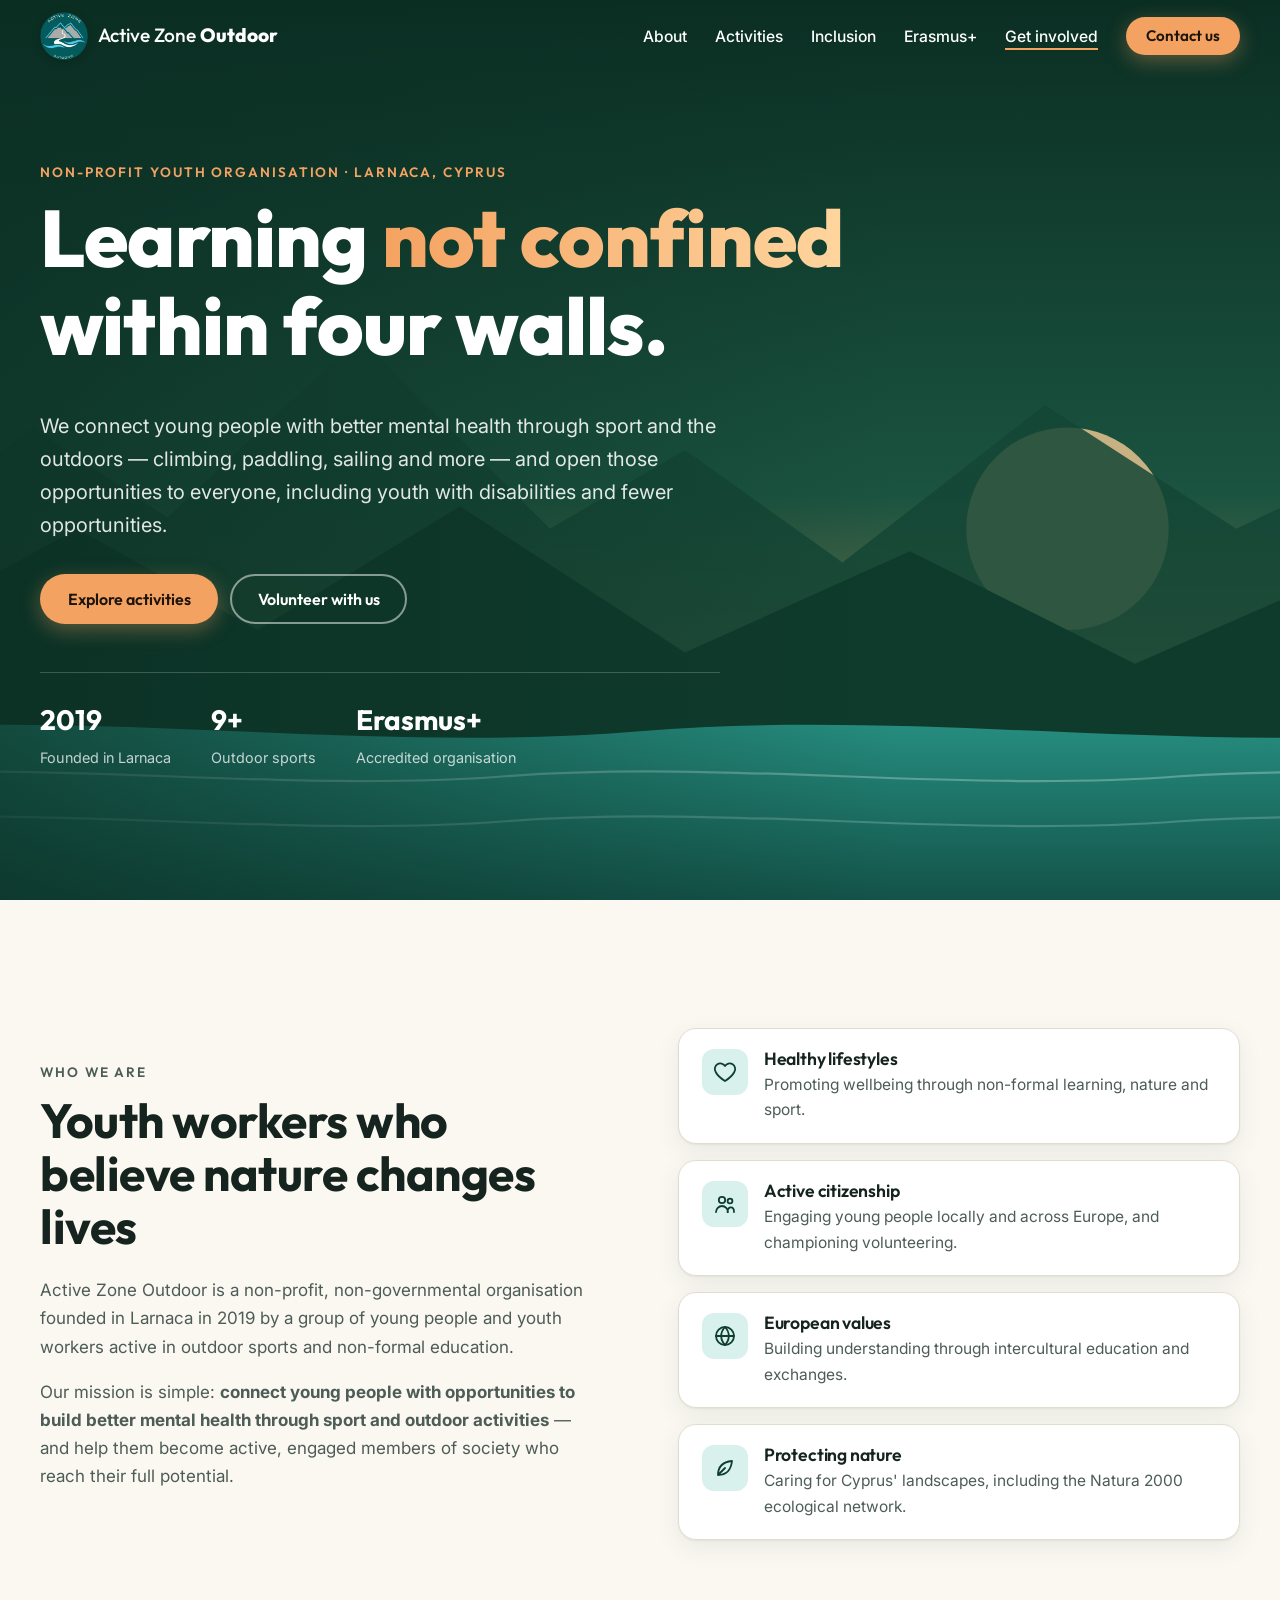
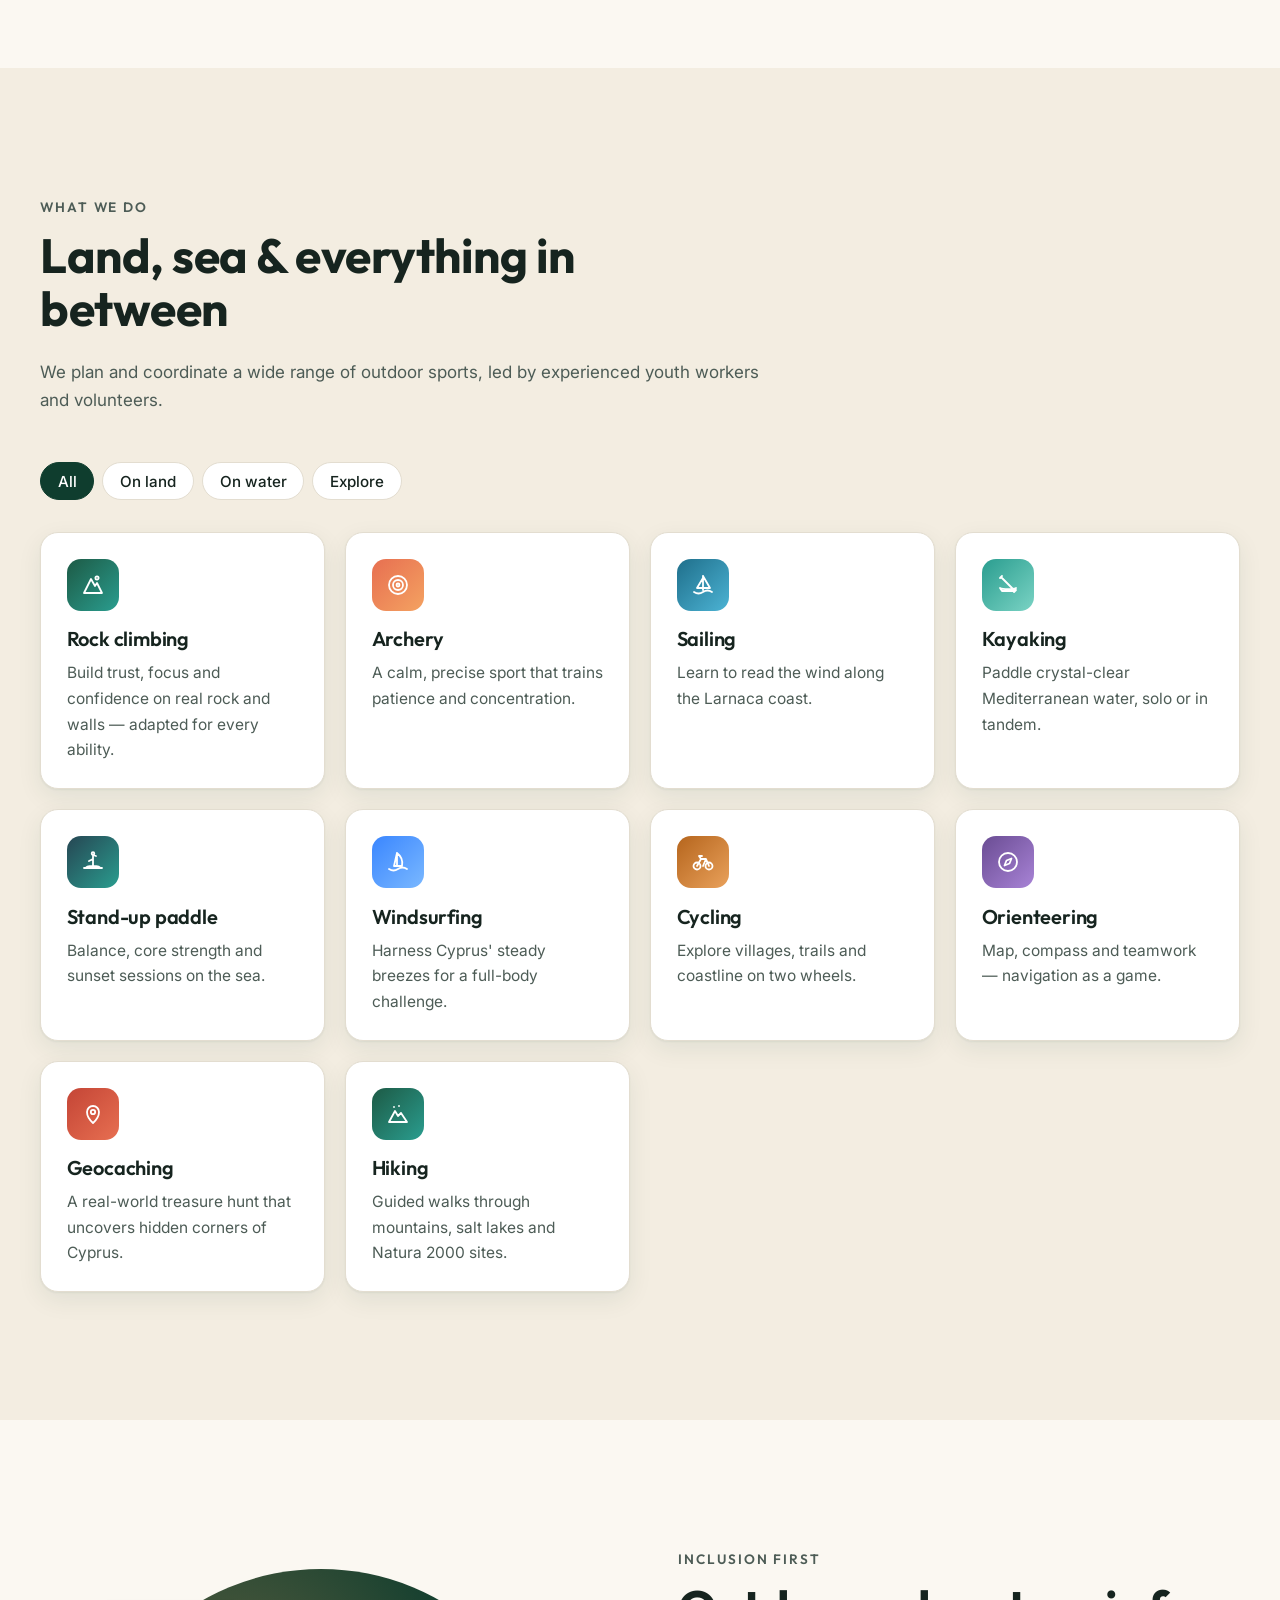
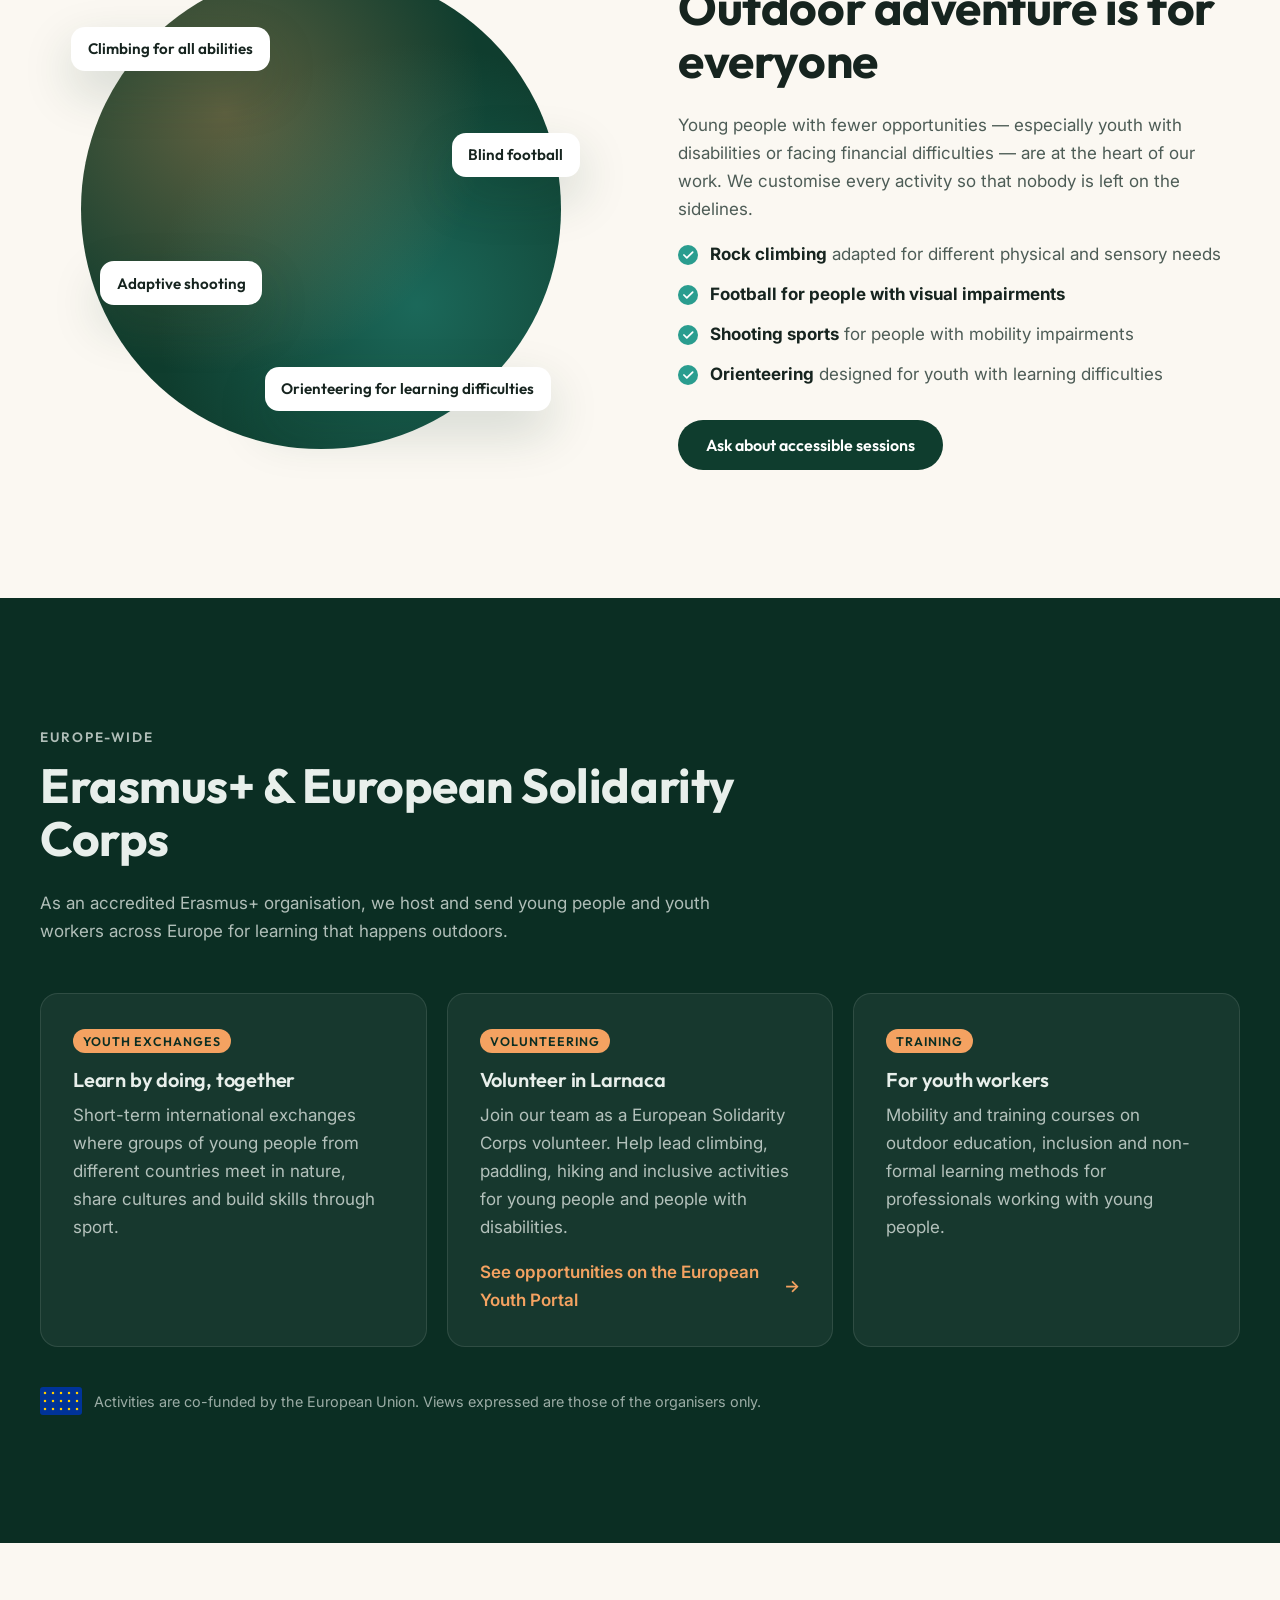
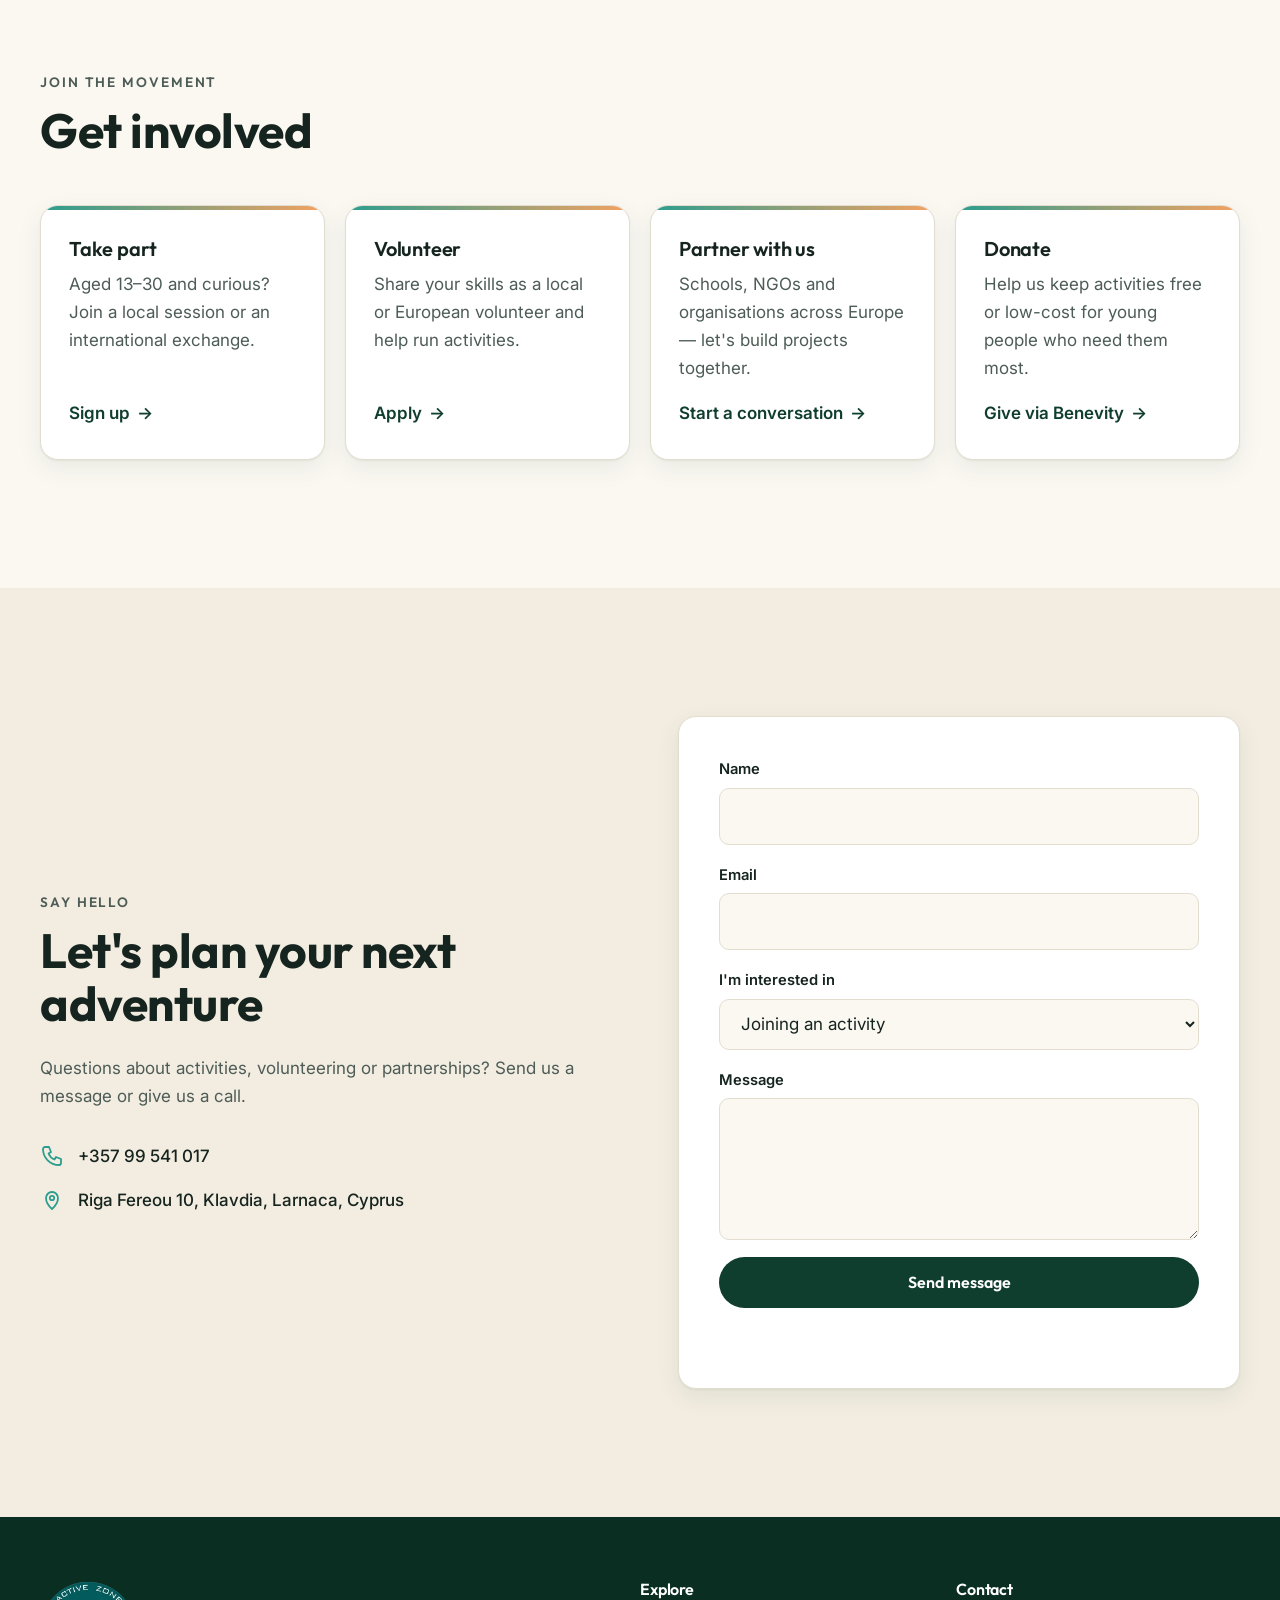
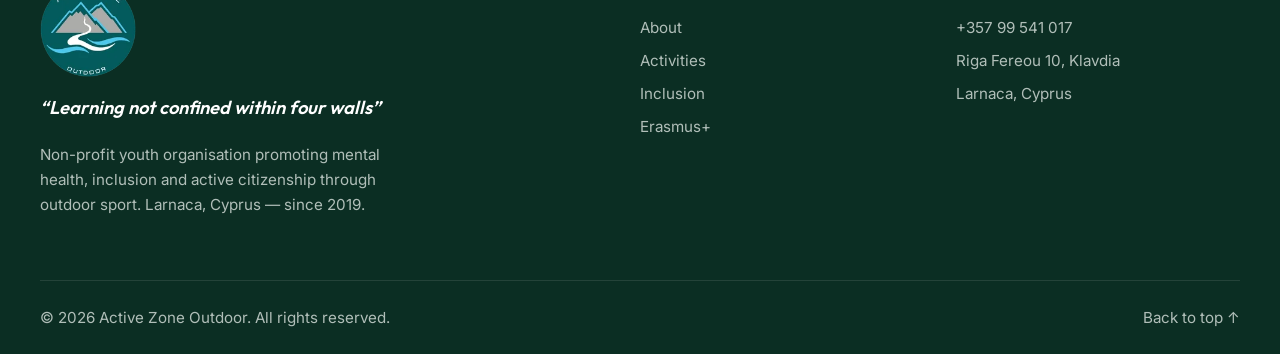
<file: index.html>
<!doctype html>
<html lang="en">
<head>
  <meta charset="utf-8">
  <meta name="viewport" content="width=device-width, initial-scale=1">
  <title>Active Zone Outdoor — Learning not confined within four walls</title>
  <meta name="description" content="Active Zone Outdoor is a non-profit youth organisation in Larnaca, Cyprus, connecting young people with better mental health through inclusive outdoor sports, Erasmus+ youth exchanges and volunteering.">
  <meta name="theme-color" content="#0f3d2e">
  <link rel="icon" href="assets/img/favicon.svg" type="image/svg+xml">
  <link rel="apple-touch-icon" href="assets/img/apple-touch-icon.png">

  <meta property="og:type" content="website">
  <meta property="og:title" content="Active Zone Outdoor — Learning not confined within four walls">
  <meta property="og:description" content="Inclusive outdoor sports, Erasmus+ youth exchanges and volunteering in Larnaca, Cyprus.">
  <meta property="og:url" content="https://www.activezoneoutdoor.cy/">
  <meta property="og:image" content="https://www.activezoneoutdoor.cy/assets/img/logo-official-512.png">

  <link rel="preconnect" href="https://fonts.googleapis.com">
  <link rel="preconnect" href="https://fonts.gstatic.com" crossorigin>
  <link href="https://fonts.googleapis.com/css2?family=Outfit:wght@500;600;700;800&family=Inter:wght@400;500;600&display=swap" rel="stylesheet">
  <link rel="stylesheet" href="assets/css/styles.css">

  <script type="application/ld+json">
  {
    "@context": "https://schema.org",
    "@type": "NGO",
    "name": "Active Zone Outdoor",
    "url": "https://www.activezoneoutdoor.cy/",
    "logo": "https://www.activezoneoutdoor.cy/assets/img/logo-official-512.png",
    "slogan": "Learning not confined within four walls",
    "foundingDate": "2019",
    "telephone": "+35799541017",
    "address": {
      "@type": "PostalAddress",
      "streetAddress": "Riga Fereou 10",
      "addressLocality": "Klavdia, Larnaca",
      "addressCountry": "CY"
    }
  }
  </script>
</head>
<body>
  <a class="skip-link" href="#main">Skip to content</a>

  <!-- ============ HEADER ============ -->
  <header class="site-header" id="top">
    <div class="container nav-wrap">
      <a class="brand" href="#top" aria-label="Active Zone Outdoor home">
        <picture>
          <source srcset="assets/img/logo-official-160.webp" type="image/webp">
          <img class="brand-logo" src="assets/img/logo-official-160.png" alt="" width="48" height="48">
        </picture>
        <span>Active Zone <strong>Outdoor</strong></span>
      </a>

      <button class="nav-toggle" aria-expanded="false" aria-controls="site-nav" aria-label="Open menu">
        <span></span><span></span><span></span>
      </button>

      <nav id="site-nav" class="site-nav" aria-label="Main">
        <ul>
          <li><a href="#about">About</a></li>
          <li><a href="#activities">Activities</a></li>
          <li><a href="#inclusion">Inclusion</a></li>
          <li><a href="#erasmus">Erasmus+</a></li>
          <li><a href="#involved">Get involved</a></li>
          <li><a class="btn btn-sm btn-accent" href="#contact">Contact us</a></li>
        </ul>
      </nav>
    </div>
  </header>

  <main id="main">
    <!-- ============ HERO ============ -->
    <section class="hero">
      <div class="hero-bg" aria-hidden="true">
        <svg class="hero-scene" viewBox="0 0 1440 800" preserveAspectRatio="xMidYMax slice">
          <defs>
            <linearGradient id="sky" x1="0" y1="0" x2="0" y2="1">
              <stop offset="0" stop-color="#0b2e23"/>
              <stop offset=".55" stop-color="#1d5a45"/>
              <stop offset="1" stop-color="#f4a261"/>
            </linearGradient>
            <linearGradient id="sea" x1="0" y1="0" x2="0" y2="1">
              <stop offset="0" stop-color="#2a9d8f"/>
              <stop offset="1" stop-color="#15594f"/>
            </linearGradient>
          </defs>
          <rect width="1440" height="800" fill="url(#sky)"/>
          <circle cx="1100" cy="470" r="90" fill="#ffd59e" opacity=".9"/>
          <path d="M0 520 L180 380 L300 460 L470 300 L640 470 L760 400 L900 500 L1080 360 L1250 470 L1440 380 L1440 800 L0 800Z" fill="#164a39" opacity=".85"/>
          <path d="M0 590 L220 470 L380 560 L560 450 L760 580 L960 490 L1160 590 L1320 520 L1440 560 L1440 800 L0 800Z" fill="#0f3d2e"/>
          <path d="M0 650 C240 630 480 670 720 650 C960 630 1200 670 1440 650 L1440 800 L0 800Z" fill="url(#sea)"/>
          <path class="wave" d="M0 690 C200 675 400 705 600 690 C800 675 1000 705 1200 690 C1320 682 1400 690 1440 695" stroke="#bfe9e2" stroke-width="2" fill="none" opacity=".45"/>
          <path class="wave wave-2" d="M0 730 C200 715 400 745 600 730 C800 715 1000 745 1200 730 C1320 722 1400 730 1440 735" stroke="#bfe9e2" stroke-width="2" fill="none" opacity=".3"/>
        </svg>
      </div>

      <div class="container hero-content">
        <p class="eyebrow">Non-profit youth organisation · Larnaca, Cyprus</p>
        <h1>Learning <span class="hl">not confined</span> within four walls.</h1>
        <p class="lead">We connect young people with better mental health through sport and the outdoors — climbing, paddling, sailing and more — and open those opportunities to everyone, including youth with disabilities and fewer opportunities.</p>
        <div class="hero-cta">
          <a class="btn btn-accent" href="#activities">Explore activities</a>
          <a class="btn btn-ghost" href="#involved">Volunteer with us</a>
        </div>
        <ul class="hero-stats" aria-label="At a glance">
          <li><strong>2019</strong><span>Founded in Larnaca</span></li>
          <li><strong>9+</strong><span>Outdoor sports</span></li>
          <li><strong>Erasmus+</strong><span>Accredited organisation</span></li>
        </ul>
      </div>
    </section>

    <!-- ============ ABOUT ============ -->
    <section class="section" id="about">
      <div class="container split">
        <div class="reveal">
          <p class="eyebrow">Who we are</p>
          <h2>Youth workers who believe nature changes lives</h2>
          <p>Active Zone Outdoor is a non-profit, non-governmental organisation founded in Larnaca in 2019 by a group of young people and youth workers active in outdoor sports and non-formal education.</p>
          <p>Our mission is simple: <strong>connect young people with opportunities to build better mental health through sport and outdoor activities</strong> — and help them become active, engaged members of society who reach their full potential.</p>
        </div>
        <ul class="goals reveal" aria-label="Our goals">
          <li>
            <span class="goal-icon" aria-hidden="true">
              <svg viewBox="0 0 24 24"><path d="M12 21s-7-4.4-9.3-9A5.3 5.3 0 0 1 12 6a5.3 5.3 0 0 1 9.3 6C19 16.6 12 21 12 21z"/></svg>
            </span>
            <div><h3>Healthy lifestyles</h3><p>Promoting wellbeing through non-formal learning, nature and sport.</p></div>
          </li>
          <li>
            <span class="goal-icon" aria-hidden="true">
              <svg viewBox="0 0 24 24"><circle cx="9" cy="8" r="3.2"/><circle cx="17" cy="9" r="2.4"/><path d="M3 20c0-3.3 2.7-6 6-6s6 2.7 6 6M14.5 20c.2-2.6 1.6-4.6 3.5-4.6 2 0 3 1.8 3 4.6"/></svg>
            </span>
            <div><h3>Active citizenship</h3><p>Engaging young people locally and across Europe, and championing volunteering.</p></div>
          </li>
          <li>
            <span class="goal-icon" aria-hidden="true">
              <svg viewBox="0 0 24 24"><circle cx="12" cy="12" r="9"/><path d="M3 12h18M12 3c2.5 2.7 3.8 5.7 3.8 9s-1.3 6.3-3.8 9c-2.5-2.7-3.8-5.7-3.8-9S9.5 5.7 12 3z"/></svg>
            </span>
            <div><h3>European values</h3><p>Building understanding through intercultural education and exchanges.</p></div>
          </li>
          <li>
            <span class="goal-icon" aria-hidden="true">
              <svg viewBox="0 0 24 24"><path d="M5 19c0-8 5-13 14-14-1 9-6 14-14 14zM5 19l7-7"/></svg>
            </span>
            <div><h3>Protecting nature</h3><p>Caring for Cyprus' landscapes, including the Natura 2000 ecological network.</p></div>
          </li>
        </ul>
      </div>
    </section>

    <!-- ============ ACTIVITIES ============ -->
    <section class="section section-tint" id="activities">
      <div class="container">
        <div class="section-head reveal">
          <p class="eyebrow">What we do</p>
          <h2>Land, sea &amp; everything in between</h2>
          <p>We plan and coordinate a wide range of outdoor sports, led by experienced youth workers and volunteers.</p>
        </div>

        <div class="filter" role="group" aria-label="Filter activities">
          <button class="chip is-active" data-filter="all" aria-pressed="true">All</button>
          <button class="chip" data-filter="land" aria-pressed="false">On land</button>
          <button class="chip" data-filter="water" aria-pressed="false">On water</button>
          <button class="chip" data-filter="explore" aria-pressed="false">Explore</button>
        </div>

        <ul class="cards" id="activity-grid">
          <li class="card reveal" data-cat="land">
            <span class="card-icon c1" aria-hidden="true"><svg viewBox="0 0 24 24"><path d="M3 20 10 6l4 7 2-3 5 10z"/><circle cx="16" cy="5" r="1.6"/></svg></span>
            <h3>Rock climbing</h3><p>Build trust, focus and confidence on real rock and walls — adapted for every ability.</p>
          </li>
          <li class="card reveal" data-cat="land">
            <span class="card-icon c2" aria-hidden="true"><svg viewBox="0 0 24 24"><circle cx="12" cy="12" r="9"/><circle cx="12" cy="12" r="5"/><circle cx="12" cy="12" r="1.5"/></svg></span>
            <h3>Archery</h3><p>A calm, precise sport that trains patience and concentration.</p>
          </li>
          <li class="card reveal" data-cat="water">
            <span class="card-icon c3" aria-hidden="true"><svg viewBox="0 0 24 24"><path d="M12 3v14M12 3l7 12h-7M12 5 6 15h6M3 19c3 2 6 2 9 0s6-2 9 0"/></svg></span>
            <h3>Sailing</h3><p>Learn to read the wind along the Larnaca coast.</p>
          </li>
          <li class="card reveal" data-cat="water">
            <span class="card-icon c4" aria-hidden="true"><svg viewBox="0 0 24 24"><path d="M4 15c3 1.5 13 1.5 16 0l-2 3H6zM5 4l14 14M4 5l2-2M18 19l2-2"/></svg></span>
            <h3>Kayaking</h3><p>Paddle crystal-clear Mediterranean water, solo or in tandem.</p>
          </li>
          <li class="card reveal" data-cat="water">
            <span class="card-icon c5" aria-hidden="true"><svg viewBox="0 0 24 24"><path d="M3 18h18M5 18c0-1 1-2 7-2s7 1 7 2M12 16V5M12 5l3 1M8 11l4-2"/><circle cx="12" cy="3.5" r="1.3"/></svg></span>
            <h3>Stand-up paddle</h3><p>Balance, core strength and sunset sessions on the sea.</p>
          </li>
          <li class="card reveal" data-cat="water">
            <span class="card-icon c6" aria-hidden="true"><svg viewBox="0 0 24 24"><path d="M11 3c4 3 6 8 5 13H8c1-4 2-9 3-13zM11 3v13M3 19c3 2 6 2 9 0s6-2 9 0"/></svg></span>
            <h3>Windsurfing</h3><p>Harness Cyprus' steady breezes for a full-body challenge.</p>
          </li>
          <li class="card reveal" data-cat="land">
            <span class="card-icon c7" aria-hidden="true"><svg viewBox="0 0 24 24"><circle cx="6" cy="16" r="3.5"/><circle cx="18" cy="16" r="3.5"/><path d="M6 16l4-7h5l3 7M10 9 8 6h3M15 9l-3 7"/></svg></span>
            <h3>Cycling</h3><p>Explore villages, trails and coastline on two wheels.</p>
          </li>
          <li class="card reveal" data-cat="explore">
            <span class="card-icon c8" aria-hidden="true"><svg viewBox="0 0 24 24"><circle cx="12" cy="12" r="9"/><path d="m15.5 8.5-2 5-5 2 2-5z"/></svg></span>
            <h3>Orienteering</h3><p>Map, compass and teamwork — navigation as a game.</p>
          </li>
          <li class="card reveal" data-cat="explore">
            <span class="card-icon c9" aria-hidden="true"><svg viewBox="0 0 24 24"><path d="M12 21s-6-5.4-6-11a6 6 0 0 1 12 0c0 5.6-6 11-6 11z"/><circle cx="12" cy="10" r="2.2"/></svg></span>
            <h3>Geocaching</h3><p>A real-world treasure hunt that uncovers hidden corners of Cyprus.</p>
          </li>
          <li class="card reveal" data-cat="explore">
            <span class="card-icon c1" aria-hidden="true"><svg viewBox="0 0 24 24"><path d="M3 20 9 9l3 5 3-3 6 9zM8 5h.01M13 4h.01"/></svg></span>
            <h3>Hiking</h3><p>Guided walks through mountains, salt lakes and Natura 2000 sites.</p>
          </li>
        </ul>
      </div>
    </section>

    <!-- ============ INCLUSION ============ -->
    <section class="section" id="inclusion">
      <div class="container split split-rev">
        <div class="inclusion-panel reveal" aria-hidden="true">
          <div class="bubble b1">Climbing for all abilities</div>
          <div class="bubble b2">Blind football</div>
          <div class="bubble b3">Adaptive shooting</div>
          <div class="bubble b4">Orienteering for learning difficulties</div>
        </div>
        <div class="reveal">
          <p class="eyebrow">Inclusion first</p>
          <h2>Outdoor adventure is for everyone</h2>
          <p>Young people with fewer opportunities — especially youth with disabilities or facing financial difficulties — are at the heart of our work. We customise every activity so that nobody is left on the sidelines.</p>
          <ul class="ticks">
            <li><strong>Rock climbing</strong> adapted for different physical and sensory needs</li>
            <li><strong>Football for people with visual impairments</strong></li>
            <li><strong>Shooting sports</strong> for people with mobility impairments</li>
            <li><strong>Orienteering</strong> designed for youth with learning difficulties</li>
          </ul>
          <a class="btn btn-primary" href="#contact">Ask about accessible sessions</a>
        </div>
      </div>
    </section>

    <!-- ============ ERASMUS+ ============ -->
    <section class="section section-dark" id="erasmus">
      <div class="container">
        <div class="section-head reveal">
          <p class="eyebrow">Europe-wide</p>
          <h2>Erasmus+ &amp; European Solidarity Corps</h2>
          <p>As an accredited Erasmus+ organisation, we host and send young people and youth workers across Europe for learning that happens outdoors.</p>
        </div>
        <div class="programs">
          <article class="program reveal">
            <span class="tag">Youth exchanges</span>
            <h3>Learn by doing, together</h3>
            <p>Short-term international exchanges where groups of young people from different countries meet in nature, share cultures and build skills through sport.</p>
          </article>
          <article class="program reveal">
            <span class="tag">Volunteering</span>
            <h3>Volunteer in Larnaca</h3>
            <p>Join our team as a European Solidarity Corps volunteer. Help lead climbing, paddling, hiking and inclusive activities for young people and people with disabilities.</p>
            <a class="link-arrow" href="https://youth.europa.eu/solidarity_en" target="_blank" rel="noopener">See opportunities on the European Youth Portal</a>
          </article>
          <article class="program reveal">
            <span class="tag">Training</span>
            <h3>For youth workers</h3>
            <p>Mobility and training courses on outdoor education, inclusion and non-formal learning methods for professionals working with young people.</p>
          </article>
        </div>
        <p class="eu-note reveal">
          <span class="eu-flag" aria-hidden="true"></span>
          Activities are co-funded by the European Union. Views expressed are those of the organisers only.
        </p>
      </div>
    </section>

    <!-- ============ GET INVOLVED ============ -->
    <section class="section" id="involved">
      <div class="container">
        <div class="section-head reveal">
          <p class="eyebrow">Join the movement</p>
          <h2>Get involved</h2>
        </div>
        <div class="involve">
          <a class="involve-card reveal" href="#contact" data-topic="Joining an activity">
            <h3>Take part</h3>
            <p>Aged 13–30 and curious? Join a local session or an international exchange.</p>
            <span class="link-arrow">Sign up</span>
          </a>
          <a class="involve-card reveal" href="#contact" data-topic="Volunteering">
            <h3>Volunteer</h3>
            <p>Share your skills as a local or European volunteer and help run activities.</p>
            <span class="link-arrow">Apply</span>
          </a>
          <a class="involve-card reveal" href="#contact" data-topic="Partnership">
            <h3>Partner with us</h3>
            <p>Schools, NGOs and organisations across Europe — let's build projects together.</p>
            <span class="link-arrow">Start a conversation</span>
          </a>
          <a class="involve-card reveal" href="https://causes.benevity.org/causes/196-5657120011010_9980" target="_blank" rel="noopener">
            <h3>Donate</h3>
            <p>Help us keep activities free or low-cost for young people who need them most.</p>
            <span class="link-arrow">Give via Benevity</span>
          </a>
        </div>
      </div>
    </section>

    <!-- ============ CONTACT ============ -->
    <section class="section section-tint" id="contact">
      <div class="container split">
        <div class="reveal">
          <p class="eyebrow">Say hello</p>
          <h2>Let's plan your next adventure</h2>
          <p>Questions about activities, volunteering or partnerships? Send us a message or give us a call.</p>
          <ul class="contact-list">
            <li>
              <svg viewBox="0 0 24 24" aria-hidden="true"><path d="M5 3h4l2 5-2.5 1.5a11 11 0 0 0 6 6L16 13l5 2v4a2 2 0 0 1-2 2A16 16 0 0 1 3 5a2 2 0 0 1 2-2z"/></svg>
              <a href="tel:+35799541017">+357 99 541 017</a>
            </li>
            <li>
              <svg viewBox="0 0 24 24" aria-hidden="true"><path d="M12 21s-6-5.4-6-11a6 6 0 0 1 12 0c0 5.6-6 11-6 11z"/><circle cx="12" cy="10" r="2.2"/></svg>
              <a href="https://www.google.com/maps/search/?api=1&amp;query=Riga+Fereou+10+Klavdia+Cyprus" target="_blank" rel="noopener">Riga Fereou 10, Klavdia, Larnaca, Cyprus</a>
            </li>
          </ul>
        </div>

        <form class="contact-form reveal" id="contact-form" novalidate>
          <div class="field">
            <label for="name">Name</label>
            <input id="name" name="name" autocomplete="name" required>
          </div>
          <div class="field">
            <label for="email">Email</label>
            <input id="email" name="email" type="email" autocomplete="email" required>
          </div>
          <div class="field">
            <label for="topic">I'm interested in</label>
            <select id="topic" name="topic">
              <option>Joining an activity</option>
              <option>Volunteering</option>
              <option>Erasmus+ youth exchange</option>
              <option>Partnership</option>
              <option>Something else</option>
            </select>
          </div>
          <div class="field">
            <label for="message">Message</label>
            <textarea id="message" name="message" rows="4" required></textarea>
          </div>
          <div class="hp" aria-hidden="true">
            <label for="website">Leave this field empty</label>
            <input id="website" name="website" tabindex="-1" autocomplete="off">
          </div>
          <button class="btn btn-primary btn-block" type="submit">Send message</button>
          <p class="form-status" role="status" aria-live="polite"></p>
        </form>
      </div>
    </section>
  </main>

  <!-- ============ FOOTER ============ -->
  <footer class="site-footer">
    <div class="container footer-grid">
      <div>
        <a class="footer-logo" href="#top" aria-label="Active Zone Outdoor home">
          <picture>
            <source srcset="assets/img/logo-official-160.webp" type="image/webp">
            <img src="assets/img/logo-official-160.png" alt="Active Zone Outdoor logo" width="96" height="96" loading="lazy">
          </picture>
        </a>
        <p class="slogan">“Learning not confined within four walls”</p>
        <p>Non-profit youth organisation promoting mental health, inclusion and active citizenship through outdoor sport. Larnaca, Cyprus — since 2019.</p>
      </div>
      <nav aria-label="Footer">
        <h3>Explore</h3>
        <ul>
          <li><a href="#about">About</a></li>
          <li><a href="#activities">Activities</a></li>
          <li><a href="#inclusion">Inclusion</a></li>
          <li><a href="#erasmus">Erasmus+</a></li>
        </ul>
      </nav>
      <div>
        <h3>Contact</h3>
        <ul>
          <li><a href="tel:+35799541017">+357 99 541 017</a></li>
          <li>Riga Fereou 10, Klavdia</li>
          <li>Larnaca, Cyprus</li>
        </ul>
      </div>
    </div>
    <div class="container footer-bottom">
      <p>&copy; <span id="year">2026</span> Active Zone Outdoor. All rights reserved.</p>
      <a href="#top">Back to top ↑</a>
    </div>
  </footer>

  <script src="assets/js/main.js" defer></script>
</body>
</html>
</file>
<file: assets/css/styles.css>
/* =========================================================
   Active Zone Outdoor — site styles
   ========================================================= */

:root {
  --forest-900: #0b2e23;
  --forest-800: #0f3d2e;
  --forest-600: #1d5a45;
  --sea-500: #2a9d8f;
  --sea-100: #d9f1ed;
  --sun-500: #f4a261;
  --sun-600: #e76f51;
  --sand-50: #fbf8f2;
  --sand-100: #f3ede1;

  --bg: var(--sand-50);
  --bg-tint: var(--sand-100);
  --surface: #ffffff;
  --text: #16241f;
  --text-muted: #4d5c56;
  --border: #e3ddd0;
  --primary: var(--forest-800);
  --primary-contrast: #ffffff;
  --accent: var(--sun-500);
  --accent-contrast: #1d140c;

  --radius: 18px;
  --radius-sm: 10px;
  --shadow: 0 1px 2px rgba(15, 61, 46, .06), 0 8px 24px rgba(15, 61, 46, .08);
  --shadow-lg: 0 20px 50px rgba(15, 61, 46, .18);
  --header-h: 72px;
  --font-body: "Inter", system-ui, -apple-system, "Segoe UI", sans-serif;
  --font-head: "Outfit", var(--font-body);
}

@media (prefers-color-scheme: dark) {
  :root:not([data-theme="light"]) {
    --bg: #0c1714;
    --bg-tint: #10201b;
    --surface: #152822;
    --text: #e8efeb;
    --text-muted: #a4b5ad;
    --border: #22392f;
    --primary: var(--sea-500);
    --primary-contrast: #06120f;
    --shadow: 0 1px 2px rgba(0, 0, 0, .3), 0 8px 24px rgba(0, 0, 0, .25);
  }
}
:root[data-theme="dark"] {
  --bg: #0c1714;
  --bg-tint: #10201b;
  --surface: #152822;
  --text: #e8efeb;
  --text-muted: #a4b5ad;
  --border: #22392f;
  --primary: var(--sea-500);
  --primary-contrast: #06120f;
  --shadow: 0 1px 2px rgba(0, 0, 0, .3), 0 8px 24px rgba(0, 0, 0, .25);
}

/* ---------- Base ---------- */
*, *::before, *::after { box-sizing: border-box; }
html { scroll-behavior: smooth; scroll-padding-top: var(--header-h); -webkit-text-size-adjust: 100%; }
body {
  margin: 0;
  font-family: var(--font-body);
  font-size: 1.0625rem;
  line-height: 1.65;
  color: var(--text);
  background: var(--bg);
  overflow-x: hidden;
}
img, svg { display: block; max-width: 100%; }
a { color: inherit; }
h1, h2, h3 { font-family: var(--font-head); line-height: 1.1; margin: 0 0 .5em; letter-spacing: -.01em; }
h1 { font-size: clamp(2.6rem, 6.5vw, 5rem); font-weight: 800; }
h2 { font-size: clamp(2rem, 4vw, 3rem); font-weight: 700; }
h3 { font-size: 1.25rem; font-weight: 600; }
p { margin: 0 0 1em; }

.container { width: min(1200px, 100% - 32px); margin-inline: auto; }
.skip-link { position: absolute; left: -9999px; top: 8px; z-index: 100; background: var(--accent); color: var(--accent-contrast); padding: .5em 1em; border-radius: 8px; }
.skip-link:focus { left: 16px; }
:focus-visible { outline: 3px solid var(--sun-500); outline-offset: 3px; border-radius: 4px; }

.eyebrow {
  font-family: var(--font-head);
  font-weight: 600;
  font-size: .85rem;
  letter-spacing: .14em;
  text-transform: uppercase;
  color: var(--sun-600);
  margin-bottom: .75em;
}

/* ---------- Buttons ---------- */
.btn {
  display: inline-flex; align-items: center; justify-content: center; gap: .5em;
  font: 600 1rem/1 var(--font-head);
  padding: .95em 1.6em;
  border-radius: 999px;
  border: 2px solid transparent;
  text-decoration: none;
  cursor: pointer;
  transition: transform .2s, background-color .2s, box-shadow .2s, color .2s;
}
.btn:hover { transform: translateY(-2px); }
.btn-sm { padding: .65em 1.2em; font-size: .95rem; }
.btn-block { width: 100%; }
.btn-accent { background: var(--accent); color: var(--accent-contrast); box-shadow: 0 6px 20px rgba(244, 162, 97, .35); }
.btn-accent:hover { background: #f7b47b; }
.btn-primary { background: var(--primary); color: var(--primary-contrast); }
.btn-primary:hover { box-shadow: var(--shadow-lg); }
.btn-ghost { color: #fff; border-color: rgba(255, 255, 255, .5); }
.btn-ghost:hover { background: rgba(255, 255, 255, .12); border-color: #fff; }

.link-arrow { font-weight: 600; color: var(--primary); text-decoration: none; display: inline-flex; gap: .4em; align-items: center; }
.link-arrow::after { content: "→"; transition: transform .2s; }
a:hover > .link-arrow::after, .link-arrow:hover::after { transform: translateX(4px); }

/* ---------- Header ---------- */
.site-header {
  position: fixed; inset: 0 0 auto; z-index: 50;
  height: var(--header-h);
  display: flex; align-items: center;
  color: #fff;
  transition: background-color .3s, box-shadow .3s, color .3s;
}
.site-header.is-scrolled {
  background: color-mix(in srgb, var(--bg) 88%, transparent);
  backdrop-filter: blur(12px);
  -webkit-backdrop-filter: blur(12px);
  box-shadow: 0 1px 0 var(--border);
  color: var(--text);
}
.nav-wrap { display: flex; align-items: center; justify-content: space-between; gap: 1rem; }
.brand { display: flex; align-items: center; gap: .6rem; text-decoration: none; font-family: var(--font-head); font-size: 1.2rem; font-weight: 500; }
.brand strong { font-weight: 800; }
.brand-logo { width: 48px; height: 48px; border-radius: 50%; box-shadow: 0 2px 10px rgba(0, 0, 0, .18); }
.site-nav ul { display: flex; align-items: center; gap: 1.75rem; list-style: none; margin: 0; padding: 0; }
.site-nav a:not(.btn) { text-decoration: none; font-weight: 500; font-size: .98rem; position: relative; }
.site-nav a:not(.btn)::after {
  content: ""; position: absolute; left: 0; right: 0; bottom: -4px; height: 2px;
  background: var(--accent); transform: scaleX(0); transform-origin: left; transition: transform .25s;
}
.site-nav a:not(.btn):hover::after, .site-nav a.is-current::after { transform: scaleX(1); }

.nav-toggle { display: none; background: none; border: 0; padding: 10px; cursor: pointer; color: inherit; }
.nav-toggle span { display: block; width: 24px; height: 2px; background: currentColor; margin: 5px 0; border-radius: 2px; transition: transform .3s, opacity .3s; }
.nav-toggle[aria-expanded="true"] span:nth-child(1) { transform: translateY(7px) rotate(45deg); }
.nav-toggle[aria-expanded="true"] span:nth-child(2) { opacity: 0; }
.nav-toggle[aria-expanded="true"] span:nth-child(3) { transform: translateY(-7px) rotate(-45deg); }

@media (max-width: 900px) {
  .nav-toggle, .brand { position: relative; z-index: 2; }
  .nav-toggle { display: block; }
  .site-nav {
    position: fixed; inset: 0; z-index: 1;
    background: var(--forest-900);
    color: #fff;
    display: grid; place-items: center;
    opacity: 0; visibility: hidden;
    transition: opacity .3s, visibility .3s;
  }
  .site-nav.is-open { opacity: 1; visibility: visible; }
  .site-nav ul { flex-direction: column; gap: 1.5rem; }
  .site-nav a:not(.btn) { font-family: var(--font-head); font-size: 1.75rem; font-weight: 600; }
  .site-header.menu-open { color: #fff; }
}

/* ---------- Hero ---------- */
.hero {
  position: relative;
  min-height: 100svh;
  display: flex; align-items: center;
  color: #fff;
  padding: calc(var(--header-h) + 40px) 0 80px;
  isolation: isolate;
  overflow: hidden;
}
.hero-bg { position: absolute; inset: 0; z-index: -1; }
.hero-bg::after { content: ""; position: absolute; inset: 0; background: linear-gradient(90deg, rgba(11, 46, 35, .75), rgba(11, 46, 35, .15) 70%); }
.hero-scene { width: 100%; height: 100%; }
.wave { animation: drift 9s ease-in-out infinite alternate; }
.wave-2 { animation-duration: 12s; }
@keyframes drift { to { transform: translateX(-40px); } }

.hero-content { max-width: 1200px; }
.hero-content > * { max-width: 680px; }
.hero-content > h1 { max-width: 920px; }
.hero .eyebrow { color: var(--sun-500); }
.hl { background: linear-gradient(90deg, var(--sun-500), #ffd59e); -webkit-background-clip: text; background-clip: text; color: transparent; }
.lead { font-size: clamp(1.05rem, 1.6vw, 1.25rem); color: rgba(255, 255, 255, .88); margin-bottom: 2rem; }
.hero-cta { display: flex; flex-wrap: wrap; gap: .75rem; margin-bottom: 3rem; }
.hero-stats { display: flex; flex-wrap: wrap; gap: 1rem 2.5rem; list-style: none; padding: 1.5rem 0 0; margin: 0; border-top: 1px solid rgba(255, 255, 255, .2); }
.hero-stats strong { display: block; font-family: var(--font-head); font-size: 1.75rem; font-weight: 700; }
.hero-stats span { font-size: .9rem; color: rgba(255, 255, 255, .75); }

/* ---------- Sections ---------- */
.section { padding: clamp(72px, 10vw, 128px) 0; }
.section-tint { background: var(--bg-tint); }
.section-dark { background: var(--forest-900); color: #e8efeb; }
.section-dark .section-head p { color: rgba(232, 239, 235, .75); }
.section-head { max-width: 720px; margin-bottom: 3rem; }
.section-head p { color: var(--text-muted); }

.split { display: grid; grid-template-columns: 1fr 1fr; gap: clamp(2rem, 6vw, 5rem); align-items: center; }
.split > div > p { color: var(--text-muted); }
@media (max-width: 860px) {
  .split { grid-template-columns: 1fr; }
  .split-rev > :first-child { order: 2; }
}

/* ---------- About goals ---------- */
.goals { list-style: none; margin: 0; padding: 0; display: grid; gap: 1rem; }
.goals li {
  display: flex; gap: 1rem; align-items: flex-start;
  background: var(--surface); border: 1px solid var(--border);
  border-radius: var(--radius); padding: 1.25rem 1.4rem; box-shadow: var(--shadow);
}
.goals h3 { font-size: 1.1rem; margin-bottom: .2em; }
.goals p { margin: 0; color: var(--text-muted); font-size: .97rem; }
.goal-icon { flex: none; width: 46px; height: 46px; border-radius: 12px; display: grid; place-items: center; background: var(--sea-100); color: var(--forest-800); }
.goal-icon svg, .card-icon svg, .contact-list svg { width: 24px; height: 24px; fill: none; stroke: currentColor; stroke-width: 1.8; stroke-linecap: round; stroke-linejoin: round; }

/* ---------- Activities ---------- */
.filter { display: flex; flex-wrap: wrap; gap: .5rem; margin-bottom: 2rem; }
.chip {
  font: 500 .95rem var(--font-body);
  padding: .55em 1.1em; border-radius: 999px;
  border: 1px solid var(--border); background: var(--surface); color: var(--text);
  cursor: pointer; transition: background-color .2s, color .2s, border-color .2s;
}
.chip:hover { border-color: var(--primary); }
.chip.is-active { background: var(--primary); color: var(--primary-contrast); border-color: var(--primary); }

.cards { list-style: none; padding: 0; margin: 0; display: grid; grid-template-columns: repeat(auto-fill, minmax(230px, 1fr)); gap: 1.25rem; }
.card {
  background: var(--surface); border: 1px solid var(--border); border-radius: var(--radius);
  padding: 1.6rem; box-shadow: var(--shadow);
  transition: transform .25s, box-shadow .25s;
}
.card:hover { transform: translateY(-4px); box-shadow: var(--shadow-lg); }
.card[hidden] { display: none; }
.card p { color: var(--text-muted); font-size: .97rem; margin: 0; }
.card-icon { width: 52px; height: 52px; border-radius: 14px; display: grid; place-items: center; margin-bottom: 1.1rem; color: #fff; }
.c1 { background: linear-gradient(135deg, #1d5a45, #2a9d8f); }
.c2 { background: linear-gradient(135deg, #e76f51, #f4a261); }
.c3 { background: linear-gradient(135deg, #1f6f8b, #4cb3d4); }
.c4 { background: linear-gradient(135deg, #2a9d8f, #7ad3c4); }
.c5 { background: linear-gradient(135deg, #264653, #2a9d8f); }
.c6 { background: linear-gradient(135deg, #3a86ff, #7ab8ff); }
.c7 { background: linear-gradient(135deg, #b5651d, #e9a15b); }
.c8 { background: linear-gradient(135deg, #6a4c93, #a883d6); }
.c9 { background: linear-gradient(135deg, #c44536, #e76f51); }

/* ---------- Inclusion ---------- */
.inclusion-panel {
  position: relative; aspect-ratio: 1 / 1; max-width: 480px; width: 100%; margin-inline: auto;
  border-radius: 50%;
  background:
    radial-gradient(circle at 30% 30%, rgba(244, 162, 97, .35), transparent 55%),
    radial-gradient(circle at 70% 70%, rgba(42, 157, 143, .45), transparent 55%),
    var(--forest-800);
}
.bubble {
  position: absolute; max-width: 62%;
  background: var(--surface); color: var(--text);
  font: 600 .95rem/1.3 var(--font-head);
  padding: .8em 1.1em; border-radius: 14px; box-shadow: var(--shadow-lg);
  animation: float 6s ease-in-out infinite;
}
.b1 { top: 12%; left: -2%; }
.b2 { top: 34%; right: -4%; animation-delay: -1.5s; }
.b3 { bottom: 30%; left: 4%; animation-delay: -3s; }
.b4 { bottom: 8%; right: 2%; animation-delay: -4.5s; }
@keyframes float { 50% { transform: translateY(-10px); } }

.ticks { list-style: none; padding: 0; margin: 0 0 2rem; display: grid; gap: .75rem; }
.ticks li { position: relative; padding-left: 2rem; color: var(--text-muted); }
.ticks li::before {
  content: ""; position: absolute; left: 0; top: .3em; width: 1.25rem; height: 1.25rem; border-radius: 50%;
  background: var(--sea-500) url("data:image/svg+xml,%3Csvg xmlns='http://www.w3.org/2000/svg' viewBox='0 0 24 24' fill='none' stroke='white' stroke-width='3' stroke-linecap='round' stroke-linejoin='round'%3E%3Cpath d='M5 12l5 5L20 7'/%3E%3C/svg%3E") center / 70% no-repeat;
}
.ticks strong { color: var(--text); }

/* ---------- Erasmus ---------- */
.programs { display: grid; grid-template-columns: repeat(auto-fit, minmax(280px, 1fr)); gap: 1.25rem; }
.program {
  background: rgba(255, 255, 255, .05); border: 1px solid rgba(255, 255, 255, .1);
  border-radius: var(--radius); padding: 2rem;
  transition: background-color .25s, transform .25s;
}
.program:hover { background: rgba(255, 255, 255, .09); transform: translateY(-4px); }
.program p { color: rgba(232, 239, 235, .75); }
.program .link-arrow { color: var(--sun-500); }
.tag { display: inline-block; font: 600 .78rem var(--font-head); letter-spacing: .08em; text-transform: uppercase; color: var(--forest-900); background: var(--sun-500); padding: .35em .8em; border-radius: 999px; margin-bottom: 1rem; }
.eu-note { display: flex; align-items: center; gap: .75rem; margin: 2.5rem 0 0; font-size: .9rem; color: rgba(232, 239, 235, .65); }
.eu-flag {
  flex: none; width: 42px; height: 28px; border-radius: 3px; background: #003399;
  background-image: radial-gradient(circle, #ffcc00 1.4px, transparent 1.6px);
  background-size: 8px 8px; background-position: center;
}

/* ---------- Get involved ---------- */
.involve { display: grid; grid-template-columns: repeat(auto-fit, minmax(240px, 1fr)); gap: 1.25rem; }
.involve-card {
  position: relative; overflow: hidden;
  display: flex; flex-direction: column;
  text-decoration: none;
  background: var(--surface); border: 1px solid var(--border);
  border-radius: var(--radius); padding: 2rem 1.75rem; box-shadow: var(--shadow);
  transition: transform .25s, box-shadow .25s, border-color .25s;
}
.involve-card::before { content: ""; position: absolute; inset: 0 0 auto; height: 4px; background: linear-gradient(90deg, var(--sea-500), var(--sun-500)); }
.involve-card:hover { transform: translateY(-4px); box-shadow: var(--shadow-lg); border-color: var(--sea-500); }
.involve-card p { color: var(--text-muted); flex: 1; }

/* ---------- Contact ---------- */
.contact-list { list-style: none; padding: 0; margin: 2rem 0 0; display: grid; gap: 1rem; }
.contact-list li { display: flex; align-items: center; gap: .9rem; }
.contact-list svg { color: var(--sea-500); flex: none; }
.contact-list a { text-decoration: none; font-weight: 500; }
.contact-list a:hover { text-decoration: underline; }

.contact-form {
  background: var(--surface); border: 1px solid var(--border);
  border-radius: var(--radius); padding: clamp(1.5rem, 4vw, 2.5rem); box-shadow: var(--shadow);
  display: grid; gap: 1.1rem;
}
.field { display: grid; gap: .4rem; }
.field label { font-weight: 600; font-size: .92rem; }
.field input, .field select, .field textarea {
  font: inherit; color: var(--text);
  width: 100%; padding: .8em 1em;
  border: 1.5px solid var(--border); border-radius: var(--radius-sm);
  background: var(--bg);
  transition: border-color .2s, box-shadow .2s;
}
.field input:focus, .field select:focus, .field textarea:focus { outline: none; border-color: var(--sea-500); box-shadow: 0 0 0 4px rgba(42, 157, 143, .18); }
.field [aria-invalid="true"] { border-color: var(--sun-600); }
.field textarea { resize: vertical; }
.form-status { margin: 0; font-size: .95rem; min-height: 1.5em; }
.form-status.is-error { color: var(--sun-600); }
.form-status.is-ok { color: var(--sea-500); }
/* Honeypot: hidden from people, visible to naive bots */
.hp { position: absolute; left: -10000px; width: 1px; height: 1px; overflow: hidden; }
.contact-form { position: relative; }
.btn[disabled] { opacity: .65; cursor: progress; transform: none; }

/* ---------- Footer ---------- */
.site-footer { background: var(--forest-900); color: rgba(232, 239, 235, .75); padding: 64px 0 24px; font-size: .95rem; }
.site-footer a { text-decoration: none; }
.site-footer a:hover { color: #fff; }
.footer-grid { display: grid; grid-template-columns: 2fr 1fr 1fr; gap: 2rem; }
.footer-grid h3 { color: #fff; font-size: 1rem; margin-bottom: 1rem; }
.footer-grid ul { list-style: none; margin: 0; padding: 0; display: grid; gap: .5rem; }
.footer-grid p { max-width: 380px; margin-top: 1rem; }
.footer-logo img { width: 96px; height: 96px; border-radius: 50%; }
.slogan { font-family: var(--font-head); font-size: 1.15rem; font-weight: 600; font-style: italic; color: #fff; }
.footer-bottom { display: flex; justify-content: space-between; flex-wrap: wrap; gap: 1rem; border-top: 1px solid rgba(255, 255, 255, .1); margin-top: 48px; padding-top: 24px; }
.footer-bottom p { margin: 0; }
@media (max-width: 720px) { .footer-grid { grid-template-columns: 1fr; } }

/* ---------- Reveal on scroll ---------- */
.js .reveal { opacity: 0; transform: translateY(24px); transition: opacity .7s ease, transform .7s ease; }
.js .reveal.is-visible { opacity: 1; transform: none; }

@media (prefers-reduced-motion: reduce) {
  html { scroll-behavior: auto; }
  *, *::before, *::after { animation: none !important; transition: none !important; }
  .js .reveal { opacity: 1; transform: none; }
}
</file>
